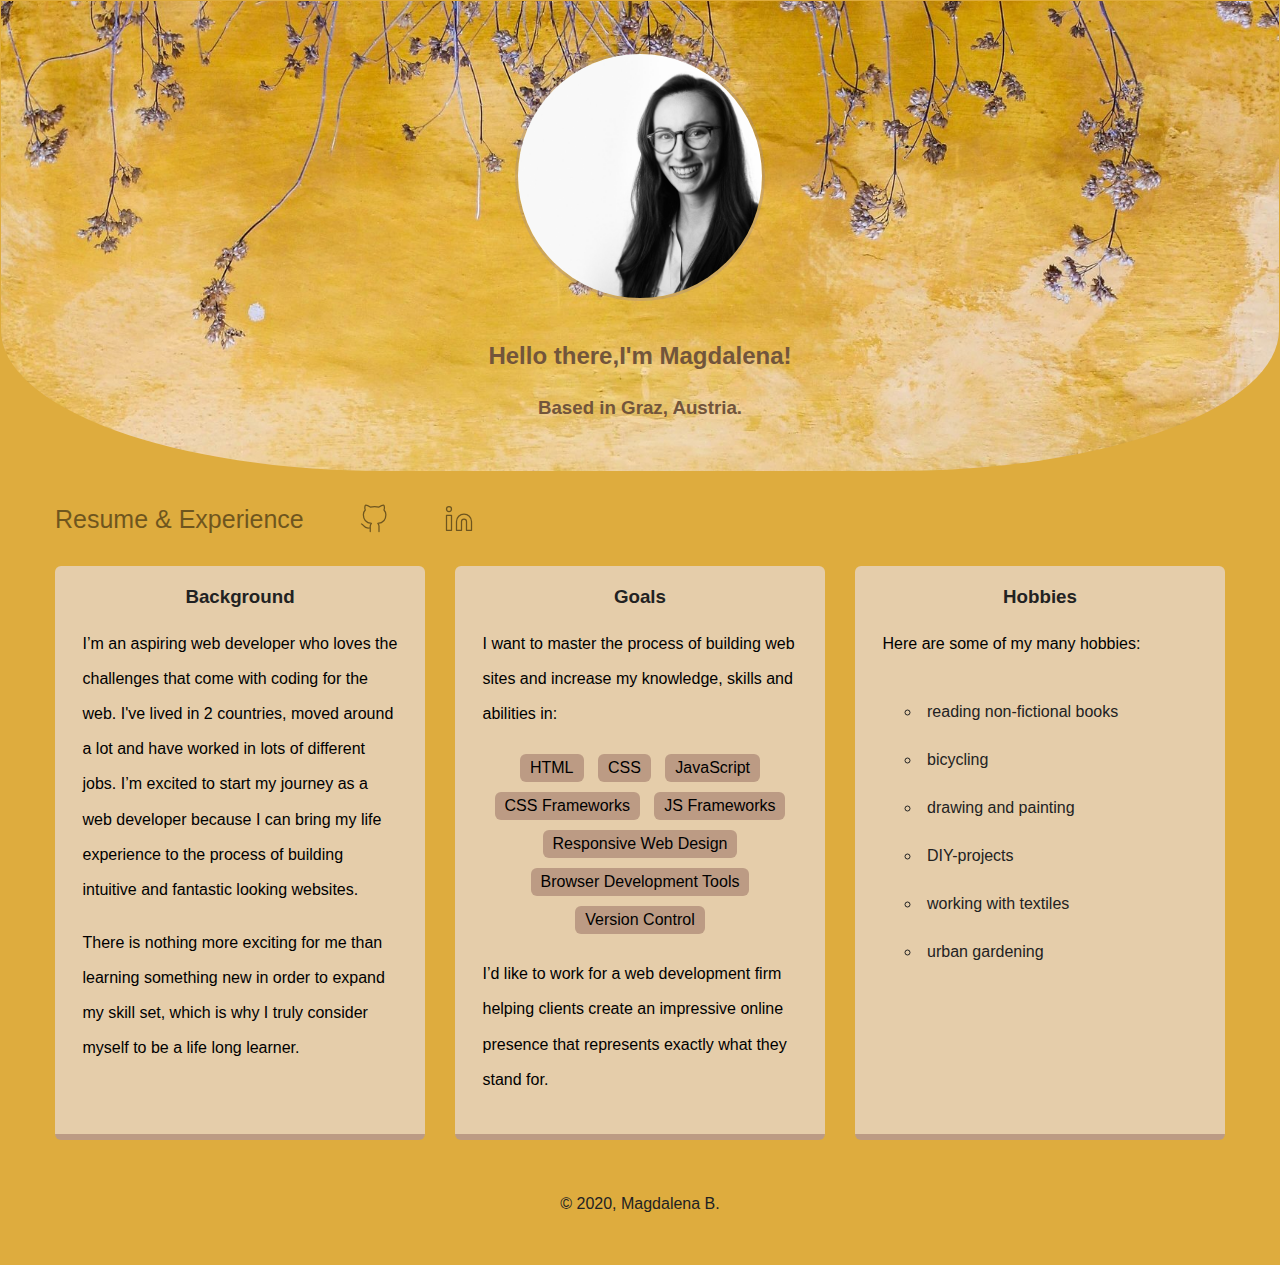
<file: index.html>
<!doctype html>
<html lang="en">
<head>
  <meta charset="utf-8">
  <title>Magda's Profile</title>
  <meta name="viewport" content="width=device-width, initial-scale=1.0">
  <link rel="stylesheet" type="text/css" href="styles.css">
  <link href="https://fonts.googleapis.com/css?family=Muli%7CRoboto:400,300,500,700,900" rel="stylesheet"></head>

<body>

  <header>
    <img src="images/magda_profile_image.jpg" alt="profile image of Magda" class="profile-image">
    <h2 class="tag name">Hello there,I'm Magdalena!</h2>
    <h3 class="tag location">Based in Graz, Austria.</h3>
  </header>

  <div class="navbar">
    <div class="navbar__container">
        <div class="navbar__list-item">
            <ul class="navbar__link-container">
                <li class="navbar__link-container-list-item">
                    <a href="resume.html" class="navbar_link-container-link">Resume & Experience</a>
                </li>			
                <li class="navbar__link-container-list-item">
                    <a href="https://github.com/BMagda2911" class="navbar_link-container-link" target="blank">
                        <img class="navbar_link-container-link-social" src="images/github.svg" alt="Github icon">
                    </a>
                </li>			
                <li class="navbar__link-container-list-item">
                    <a href="http://linkedin.com/in/magdalena-bijeli%C4%87-885507192" class="navbar_link-container-link" target="blank">
                        <img class="navbar_link-container-link-social" src="images/linkedin.svg" alt="LinkedIn icon">
                    </a>
                </li>
            </ul>
        </div>
    </div>			
  </div>

  <main class="content">
    <div class="card">
      <h3>Background</h3>
      <p>I’m an aspiring web developer who loves the challenges that come with coding for the web. I've lived in 2 countries, moved around a lot and have worked in lots of different jobs. I’m excited to start my journey as a web developer because I can bring my life experience to the process of building intuitive and fantastic looking websites.</p>
      <p>There is nothing more exciting for me than learning something new in order to expand my skill set, which is why I truly consider myself to be a life long learner.</p>
    </div> 

    <div class="card">
      <h3>Goals</h3>
      <p>I want to master the process of building web sites and increase my knowledge, skills and abilities in:</p>
      <ul class="skills">
        <li>HTML</li>
        <li>CSS</li>
        <li>JavaScript</li>
        <li>CSS Frameworks</li>
        <li>JS Frameworks</li>
        <li>Responsive Web Design</li>
        <li>Browser Development Tools</li>
        <li>Version Control</li>
      </ul>
      <p>I’d like to work for a web development firm helping clients create an impressive online presence that represents exactly what they stand for.</p>
    </div> 

    <div class="card">
      <h3>Hobbies</h3>
      <p>Here are some of my many hobbies:</p>
      <ul class="hobbies">
        <li>reading non-fictional books</li>
        <li>bicycling</li>
        <li>drawing and painting</li>
        <li>DIY-projects</li>
        <li>working with textiles</li>
        <li>urban gardening</li>
      </ul>
    </div>
  </main>
  
  <footer>
    <p class="copyright">&copy; 2020, Magdalena B.</p>
  </footer>
</body>
</html>
</file>
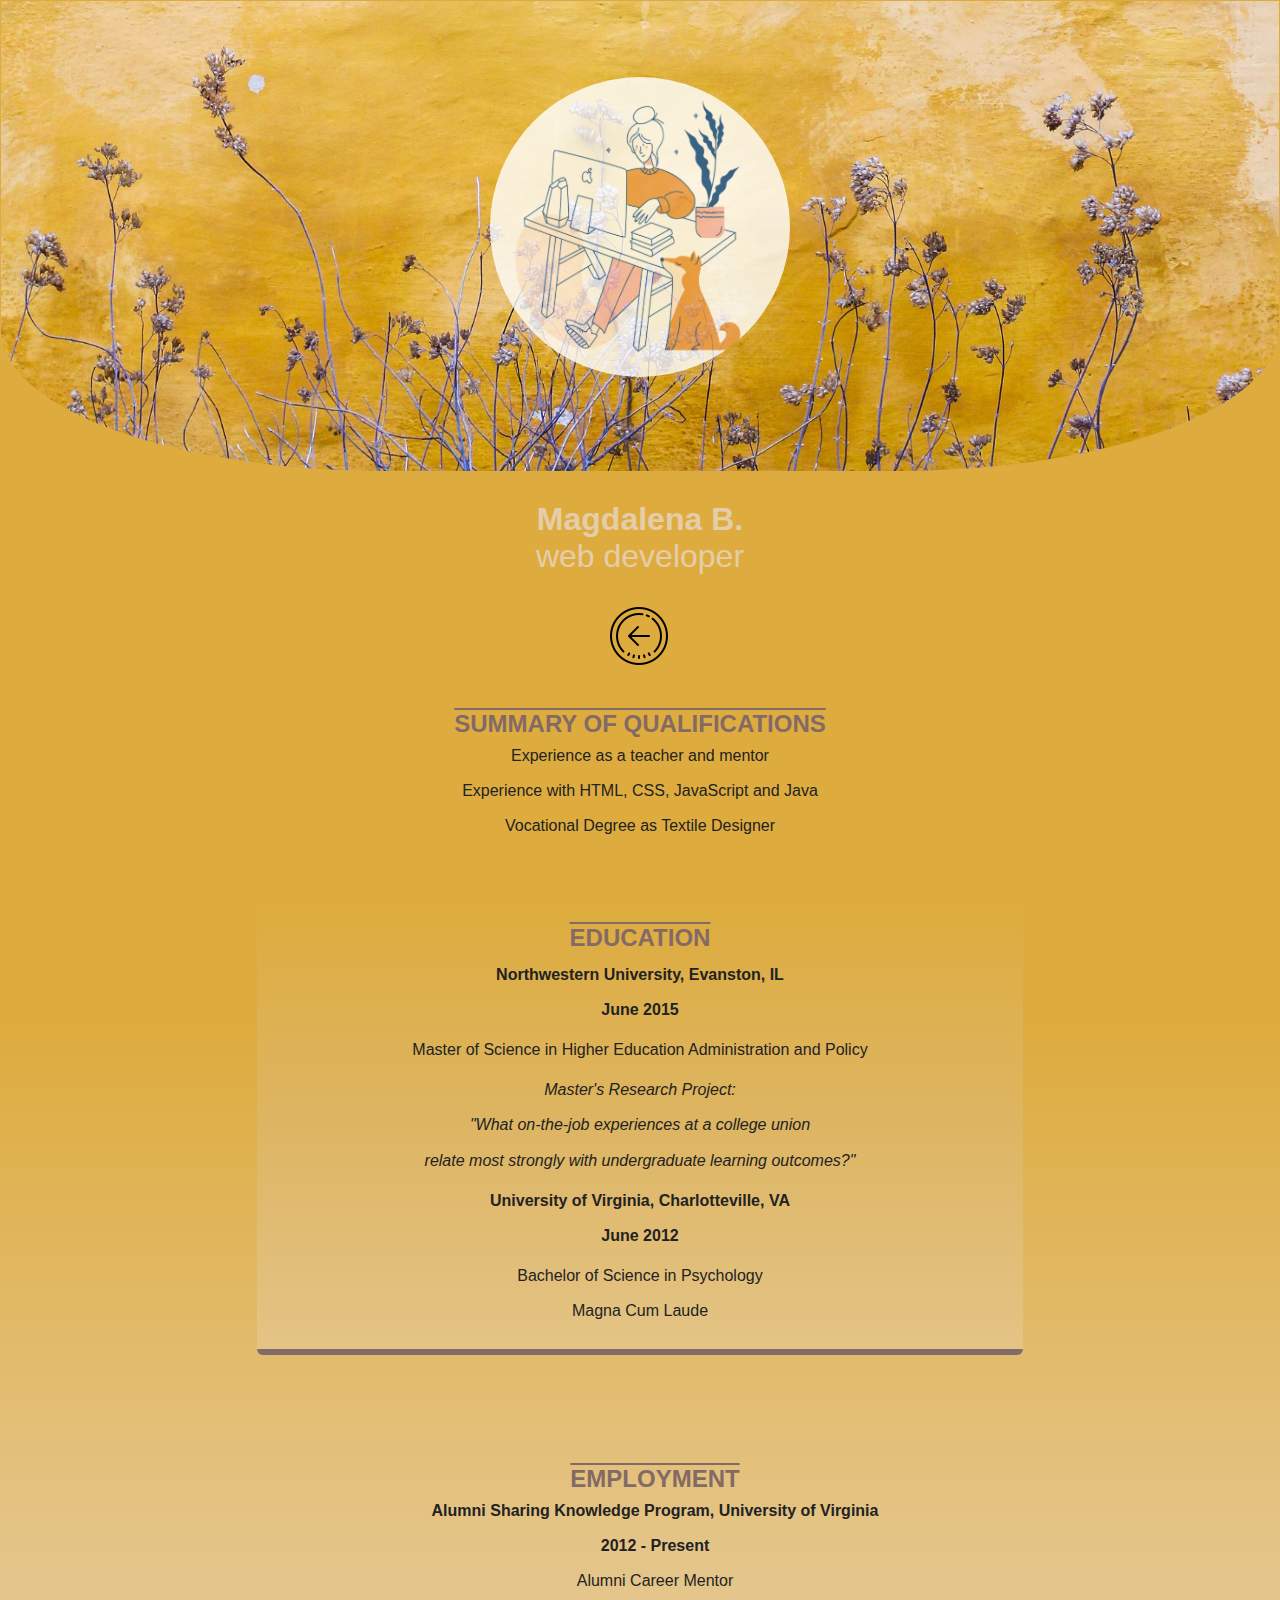
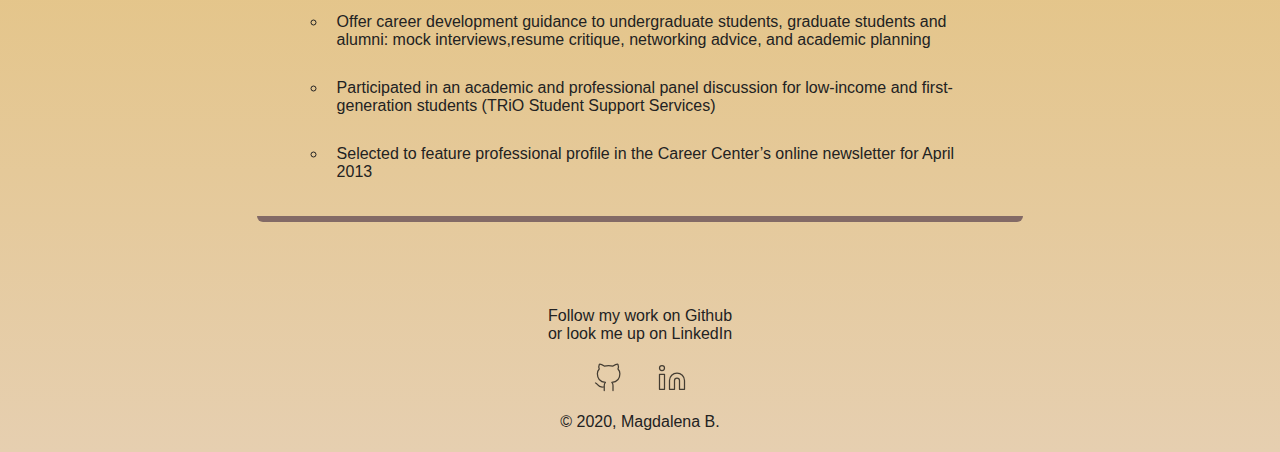
<file: resume.html>
<!DOCTYPE html>
<html lang="en">
<head>
  <title>Magda B's Resume</title>
  <link rel="stylesheet" type="text/css" href="styles.css" />
</head>

<body class="resume-body">
  <header class="resume-header">
    <a href="index.html">
    <img
      src="images/profile_pic_resume.png"
      alt="image of an avatar looking like Magda when coding"
      class="resume-image"
    />
    </a>
  </header>

  <div>
    <h1>Magdalena B.<br><span id="webDev">web developer</span></h1>
    <a href="index.html">
    <img class="back-button" alt="back to homepage icon" src="images/back-button_64.png"></a>
  </div>

  <main class="topics">
    <div class="summary-Q">
      <h2 class="h2-resume">Summary of Qualifications</h2>
      <p>Experience as a teacher and mentor</p>
      <p>Experience with HTML, CSS, JavaScript and Java</p>
      <p>Vocational Degree as Textile Designer</p>
    </div>
    <div class="education">
      <h2 class="h2-resume">Education</h2>
      <p><b>Northwestern University, Evanston, IL<br>June 2015</b></p>
      <p>Master of Science in Higher Education Administration and Policy</p>
      <p><i>Master's Research Project:<br>"What on-the-job experiences at a college union<br>relate most strongly with undergraduate learning outcomes?"</i></p>
      <p><b>University of Virginia, Charlotteville, VA<br>June 2012</b></p>
      <p>Bachelor of Science in Psychology<br>Magna Cum Laude</p>
    </div>
    <div class="employment">
      <h2 class="h2-resume">Employment</h2>
      <p><b>Alumni Sharing Knowledge Program, University of Virginia<br> 2012 - Present</b></p>
      <p>Alumni Career Mentor</p>
      <ul>
        <li>Offer career development guidance to undergraduate students, graduate students and alumni: mock interviews,resume critique, networking advice, and academic planning</li>
        <li>Participated in an academic and professional panel discussion for low-income and first-generation students (TRiO Student Support Services)</li>
        <li>Selected to feature professional profile in the Career Center’s online newsletter for April 2013</li>
      </ul>
    </div>
  </main>
        
  <footer class="resume-footer">
    <p id="resume-footer-p">Follow my work on Github<br>or look me up on LinkedIn</p>
    <ul>
      <li><a href="https://github.com/BMagda2911" class="socialResume resume-github" target="blank">Github</a></li>
      <li><a href="http://linkedin.com/in/magdalena-bijeli%C4%87-885507192" class="socialResume resume-linkedin" target="blank">LinkedIn</a></li>
    </ul>
    <p class="copyright">&copy; 2020, Magdalena B.</p>
  </footer>
</body>
</html>
</file>
<file: styles.css>
/* Global Layout Set-up */
/* Removes all default paddings and margins in HTML*/
* { 
    box-sizing: border-box;
    margin: 0;
    padding: 0;
  }
    
  body {
    margin: 1px;
    padding-left: 0px;
    padding-right: 0px;
    text-align: center;
    font-family: Avant Garde,Avantgarde,Century Gothic,CenturyGothic,AppleGothic,sans-serif; 
    color: #222;
    background-color: #deac3e;
  }

  body::-webkit-scrollbar {
    width: 0.5rem;
  }

  body::-webkit-scrollbar-track {
    background: #e5cdaa;
  }

  body::-webkit-scrollbar-thumb {
    background:#7f6a6b;
  }
  /* Link Styles */
  
  a {
    font-size: 25px;
    text-decoration: none;
    color: black;
  }
  a:hover {
    color:	black;
  }
  
  /* Section Styles */
  
  .navbar {
	width: 100%;
	background-color: #deac3e;
	min-height: 60px;
	color: black;
	font-size: 30px;
	font-family: Avant Garde,Avantgarde,Century Gothic,CenturyGothic,AppleGothic,sans-serif;
  }

  .navbar__container {
	width: 95%;
	max-width: 1200px;
	margin: auto;
	display: flex;
	flex-direction: row;
	align-items: center;
	justify-content: space-between;
  }

  .navbar__link-container {
	display: flex;
	flex-direction: row;
	list-style-type: none;
	justify-content: flex-start;
  }

  .navbar__list-item {
	padding: 15px 0;
	max-height: 35px;
  }

  .navbar__list-item:first-of-type {
	width: 30%
  }

  .navbar__list-item:last-of-type {
	width: 60%
  }

  .navbar__link-container-list-item {
	margin-left: 30px;
  }

  .navbar__link-container-list-item:first-of-type {
	margin-left: 0px;
  }

  .navbar_link-container-link {
	color: black;
	text-decoration: none;
	transition: 0.25s;
  opacity: 0.5;
  }

  .navbar_link-container-link:first-of-type {
    margin-left: 5px;
  }

  .navbar_link-container-link:hover {
	opacity: 1;
  }

  .navbar_link-container-link-social {
	margin-top: 2.5px;
  }

  h1 {
    display: block;
    background: transparent;
    padding: 30px;
    color: #e5cdaa;
    opacity: 1;
  }
  
  h2 {
    text-decoration: none;
    color: #836a66;
  }

  .h2-resume {
    text-decoration: overline;
    text-transform: uppercase;
    text-align: center;
  }

  h3 {
    text-align: center;
  }
  
  header {
    text-align: center;
    background: url('images/flipped_background_picture_yellow.jpg') no-repeat;
    background-size: cover;
    background-position-x: 100%;
    background-position-y: 45%;
    overflow: hidden;
    padding-top: 0px;
    line-height: 1.5;
    border-bottom-left-radius: 30%;
    border-bottom-right-radius: 30%;
  }
  
  header .profile-image {
    margin-top: 50px;
    width: 250px;
    height: 250px;
    border-radius: 50%;
    border: 3px solid #a68e8a5e;
    transition: all .5s;
  }
  header .profile-image:hover {
    transform: scale(1.2) rotate(45deg);
  }
  .tag {
    color: #72553b;
    padding: 10px;
    border-radius: 5px;
    display: table;
    margin: 20px auto;
    margin-bottom: 0;
  } 
  .location {
    margin-bottom: 20px;
    margin-top: 0;
  }
  
  ul.skills {
    padding: 0;
    text-align: center;
  }
  
  .skills li {
    border-radius: 6px;
    display: inline-block;
    background: #bc9b84;
    color: black;
    padding: 5px 10px;
    margin: 5px;
  }

  .hobbies {
    padding: 10px 20px 10px 30px !important;
  }
  
  footer {
    width: 100%;
    min-height: 30px;
  }
  
  footer ul {
    list-style-type: none;
    margin: 0;
    padding: 0;
  }
  
  footer ul li {
    display: inline-block;
  }
  
  a.social {
    display: inline-block;
    margin-left: 5px;
    width: 30px;
    height: 30px;
    background-size: 30px 30px;
    transition: all .5s;
    background-repeat: no-repeat;
  }
  a.linkedin {
    background-image: url(images/linkedin.svg);
    opacity: 0.5;
  }
  
  a.github {
    background-image: url(images/github.svg);
    opacity: 0.6;
  }
  
  a.social:hover {
    opacity: 1;
  }
  
  .clearfix {
    clear: both;
  }
  
  .content {
    display: -ms-flexbox;
    display: flex; 
    max-width: 1200px;
    -ms-flex-pack: distribute;
    justify-content: space-around;
    margin: 0 auto;
    flex-direction: column;
  }
  
  .card {
    text-align: left;
    background: #e5cdaa;
    border-bottom: 6px solid #bc9b84;
    border-radius: 6px;
    transition: all .5s;    
    padding-top: 20px;
    padding-bottom: 20px;
    padding-left: 10px;
    padding-right: 10px;
    width: calc(100% - 15px);
    margin: 7.5px auto;
  }
  
  .card:first-of-type {
    margin-top: 15px;
  }
  
  .card:last-of-type {
    margin-bottom: 15px;
  }

   /* Styles for smaller screens screens */
   @media screen and (max-width: 820px) {
    
    .navbar {
      min-height: 90px;
    }

    .navbar_link-container-link {
      transition-property: ;
    }

    .content {
      flex-direction: row !important;
      float: none;
    }
    
    .card {
      width: 33.33%;
      margin: 15px;
      max-width: 600px;
    }
  
    .card:hover {
      border-color: #836a66;
    }
  
    .card li {
      list-style-type: circle;
    }
  
    header {
      min-height: 250px;
    }
  
    main {
      padding-top: 20px;
    }
  
    main p {
      line-height: 2.2em;
    }
  
    footer {
      font-size: 1em;
      max-width: 700px;
      margin: 40px auto;
    }
  
  }
  /* Styles for larger screens */
  @media screen and (min-width: 821px) {
    
    .content {
        flex-direction: row !important;
    }
    
    .card {
      width: 33.33%;
      margin: 15px;
      max-width: 600px;
    }
  
    .card:hover {
      border-color: #836a66;
    }
  
    .card li {
      list-style-type: circle;
    }
  
    header {
      min-height: 470px;
    }
  
    main {
      padding-top: 20px;
    }
  
    main p {
      line-height: 2.2em;
    }
  
    footer {
      font-size: 1em;
      max-width: 1200px;
      margin: 40px auto;
    }
  }
  
  /* Resume's CSS */
  
  .resume-body {
    background-image: linear-gradient(#deac3e,#deac3e,#deac3e,#e4c486,#e6cfb0 );
  }
  
  .resume-header {
    background: url('images/background_picture_yellow.jpg') no-repeat bottom center ;
    background-size: cover;
    padding-top: 0px;
    overflow: hidden;
    border-bottom-left-radius: 30%;
    border-bottom-right-radius: 30%;
  }
  
  .resume-image {
    width: 300px;
    height: 300px;
    border-radius: 50%;
    margin-top: 2cm;
    margin-bottom: 2cm;
    opacity: 0.8;  
    transition: 0.25s;
  }
  .resume-image:hover {
    transform: scale(1) rotate(25deg);
    opacity: 1;
  }
  
  .back-button {
    width: 64px;
    height: 64px;
    transition: 0.25s;
  }
  
  .back-button:hover {
    transform: rotate(360deg);
  }
  
  ul {
    list-style-position: inside;
    list-style-type: circle;
    display: inline-block;
  }
  
  .summary-Q {
    text-align: center;
    margin-left: auto;
    margin-right: auto;
    height: auto;
    max-width: 600px;
    padding: 15px 40px 15px 40px;
    background-color: #deac3e;
  }
  
  .content p {
    font-weight: 500;
    color: black;
    margin: 5%;
  }
  
  .education {
    width: 60%;
    height: auto;
    margin: 45px;
    margin-left: auto;
    margin-right: auto;
    padding: 20px 40px 20px 40px;
    text-align: center;
    background-image: linear-gradient(#deac3e,#ddb563,#e4c486 );
    border-bottom: 6px solid #836a66;
    border-radius: 6px;
    transition: all .5s;
  }
  
  .education p {
    padding-top: 5px;
  }
  
  .employment li {
    list-style-position: outside;
  }
  
  .employment {
    width: 60%;
    height: auto;
    margin: 45px;
    margin-left: auto;
    margin-right: auto;
    padding: 20px 40px 20px 70px;
    text-align: center;
    border-bottom: 6px solid #836a66;
    border-radius: 6px;
    transition: all .5s;
  }
  
  .topics {
    display: flex;
    flex-direction: column;
  }
  
  li {
    font-weight: 500;
    display: list-item;
    text-align: start;
    padding: 15px 10px 15px 10px;
  }
  
  #webDev {
    font-weight: lighter;
  }
  
  .clearfix {
    clear: both;
  }
  
  .resume-footer {
    width: 100%;
    min-height: 30px;
    padding: 20px 20px 20px 20px;
    font-size: 1.3em;
    max-width: 300px;
    margin: auto;
    font-size: 12pt;
  }
  
  .resume-footer ul {
    list-style-type: none;
    margin: 0;
    padding-bottom: 20px;
  }
  
  .resume-footer li {
    display: inline-block;
    padding: 0px !important;
  }
  
  #resume-footer-p {
    font-size: 12pt;
    max-width: 400px;
    margin: auto;
    padding-top: 20px;
    padding-bottom: 20px;
  }
  
  a.socialResume {
    display: inline-block;
    text-indent: -9999px;
    width: 30px;
    height: 30px;
    background-size: 30px 30px;
    opacity: 0.6;
    transition: all .5s;
  }

  a.resume-linkedin {
    background-image: url(images/linkedin.svg);
    opacity: 0.7;
    margin-left: 15px;
  }

  a.resume-github {
    background-image: url(images/github.svg);
    opacity: 0.7;
    margin-right: 15px;
  }

  a.socialResume:hover {
    opacity: 1;
  }
   
  .content {
    display: -ms-flexbox;
    display: flex;
    -ms-flex-pack: distribute;
    justify-content: space-around;
    margin-bottom: 7.5px;
    flex-direction: column;
  }
</file>
